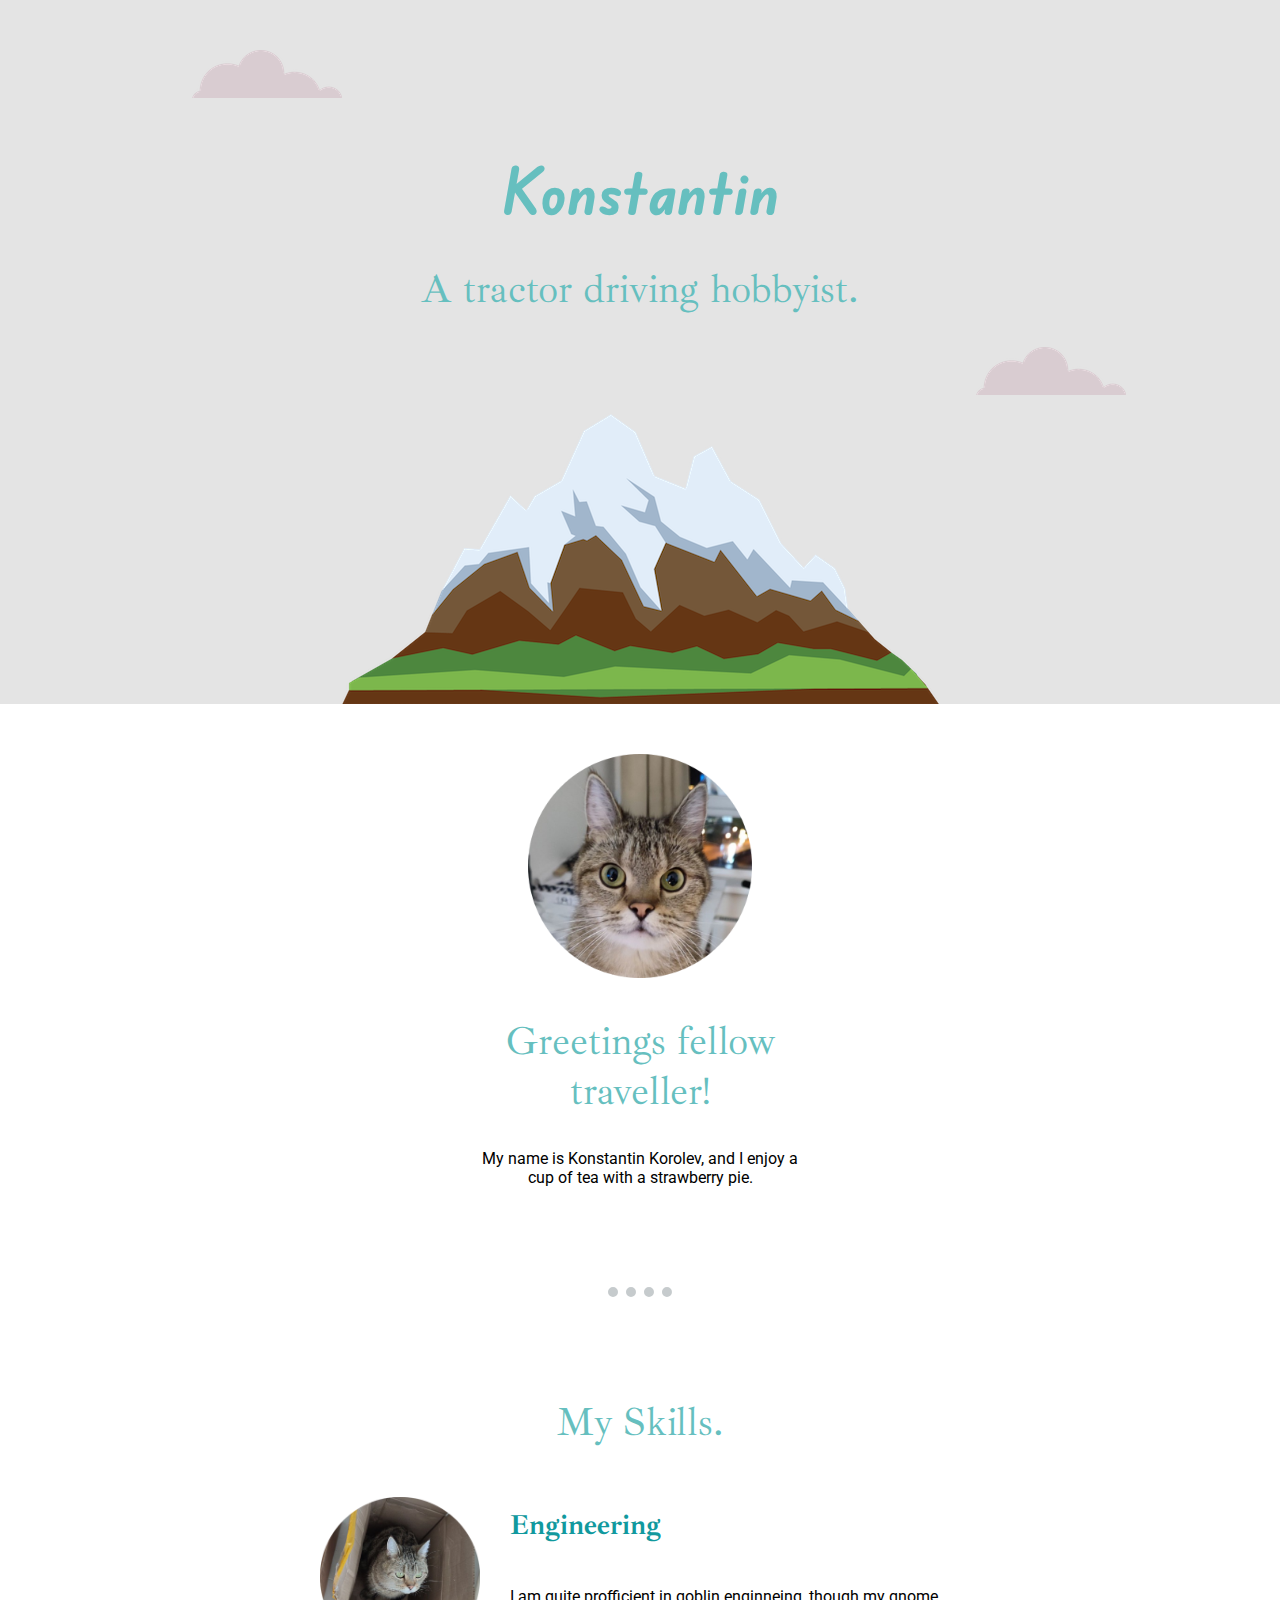
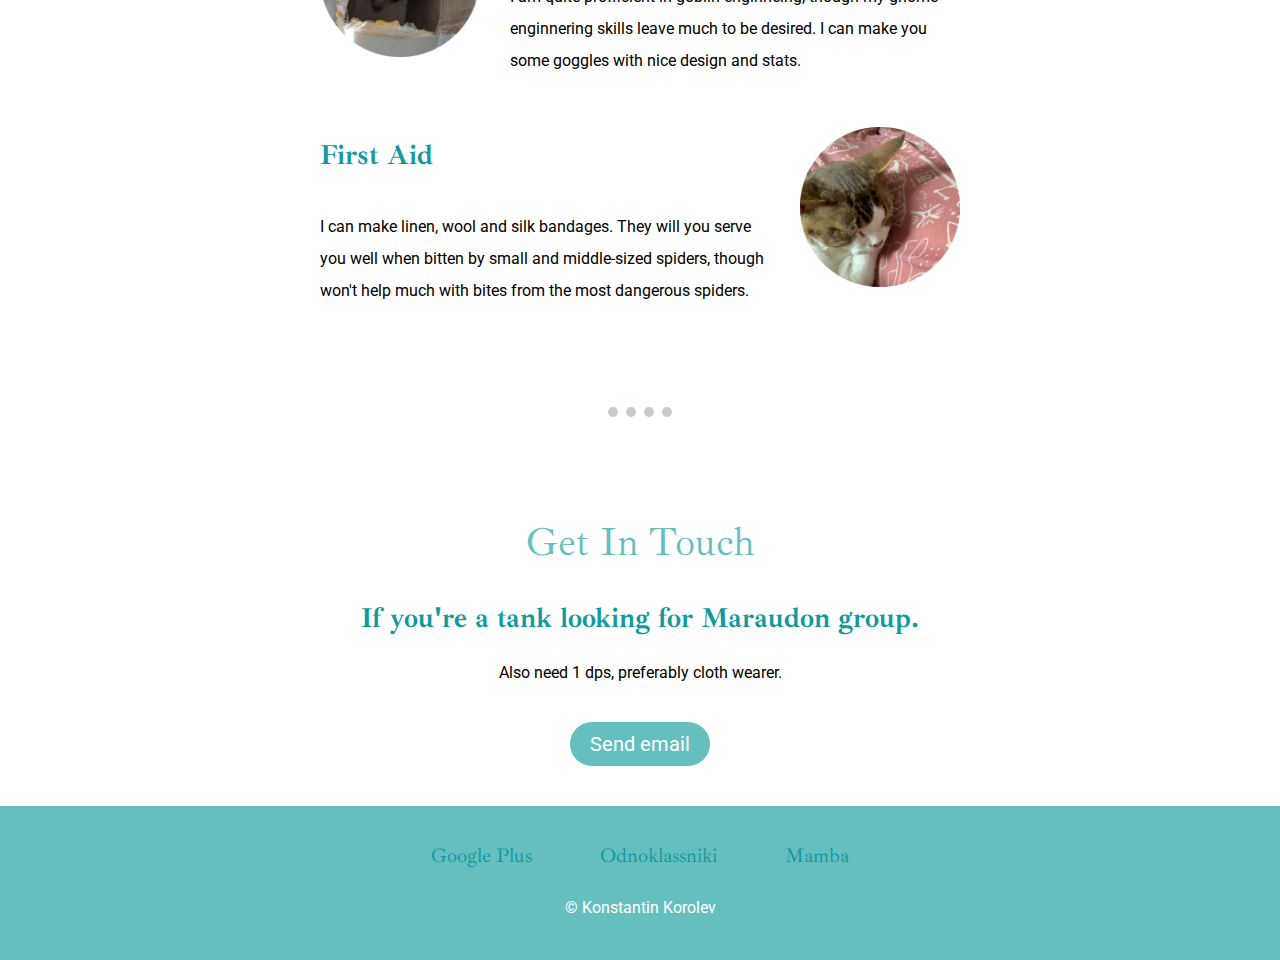
<file: index.html>
<!DOCTYPE html>
<html lang="en">
<head>
    <meta charset="UTF-8">
    <meta http-equiv="X-UA-Compatible" content="IE=edge">
    <meta name="viewport" content="width=device-width, initial-scale=1.0">
    <title>Konstantin's Personal Page</title>
    <link rel="stylesheet" href="css/styles.css">
    <link rel="icon" href="favicon.ico">
    <link rel="preconnect" href="https://fonts.googleapis.com">
    <link rel="preconnect" href="https://fonts.gstatic.com" crossorigin>
    <link href="https://fonts.googleapis.com/css2?family=Edu+VIC+WA+NT+Beginner&family=Ibarra+Real+Nova&family=Roboto:wght@300&display=swap" rel="stylesheet">
</head>
<body>
    <div class="top-container">
        <img src="images/cloud.png" alt="cloud" class="cloud1">
        <h1 class="handwriting">Konstantin</h1>
        <h2>A tractor driving hobbyist.</h2>
        <img src="images/cloud.png" alt="cloud" class="cloud2">
        <img src="images/mountain.png" alt="mountain" class="mountain">
    </div>
    <div class="middle-container">
        <div class="profile">
            <img class="profile-cat" src="images/cat1.png" alt="this_is_a_cat">
            <h2>Greetings fellow traveller!</h2>
            <p>My name is Konstantin Korolev, and I enjoy a cup of tea with a strawberry pie.</p>
        </div>
        <hr noshade>
        <div class="skills">
            <h2>My Skills.</h2>
            <div class="skill-row">
                <img class="skill-cat1" src="images/cat2.png" alt="also_a_cat">
                <h3>Engineering</h3>
                <p>I am quite profficient in goblin enginneing, though my gnome enginnering skills leave much to be desired. I can make you some goggles with nice design and stats.</p>
            </div>
            <div class="skill-row">
                <img class="skill-cat2" src="images/cat3.png" alt="a_cat">
                <h3>First Aid</h3>
                <p>I can make linen, wool and silk bandages. They will you serve you well when bitten by small and middle-sized spiders, though won't help much with bites from the most dangerous spiders.</p>
            </div>
        </div>
        <hr noshade>
        <div class="contact-me">
            <h2>Get In Touch</h2>
            <h3>If you're a tank looking for Maraudon group.</h3>
            <p>Also need 1 dps, preferably cloth wearer.</p>
            <div class="button-div">
                <a class="btn" href="mailto:name@email.com">Send email</a>
            </div>
        </div>
    </div>
    
    
    <div class="bottom-container">
        <div class="links">
            <a class="footer-link" href="https://www.linkedin.com/">Google Plus</a>
            <a class="footer-link" href="https://twitter.com/">Odnoklassniki</a>
            <a class="footer-link" href="https://www.appbrewery.co/">Mamba</a>
        </div>
        <p>© Konstantin Korolev</p>
    </div>
</body>
</html>
</file>
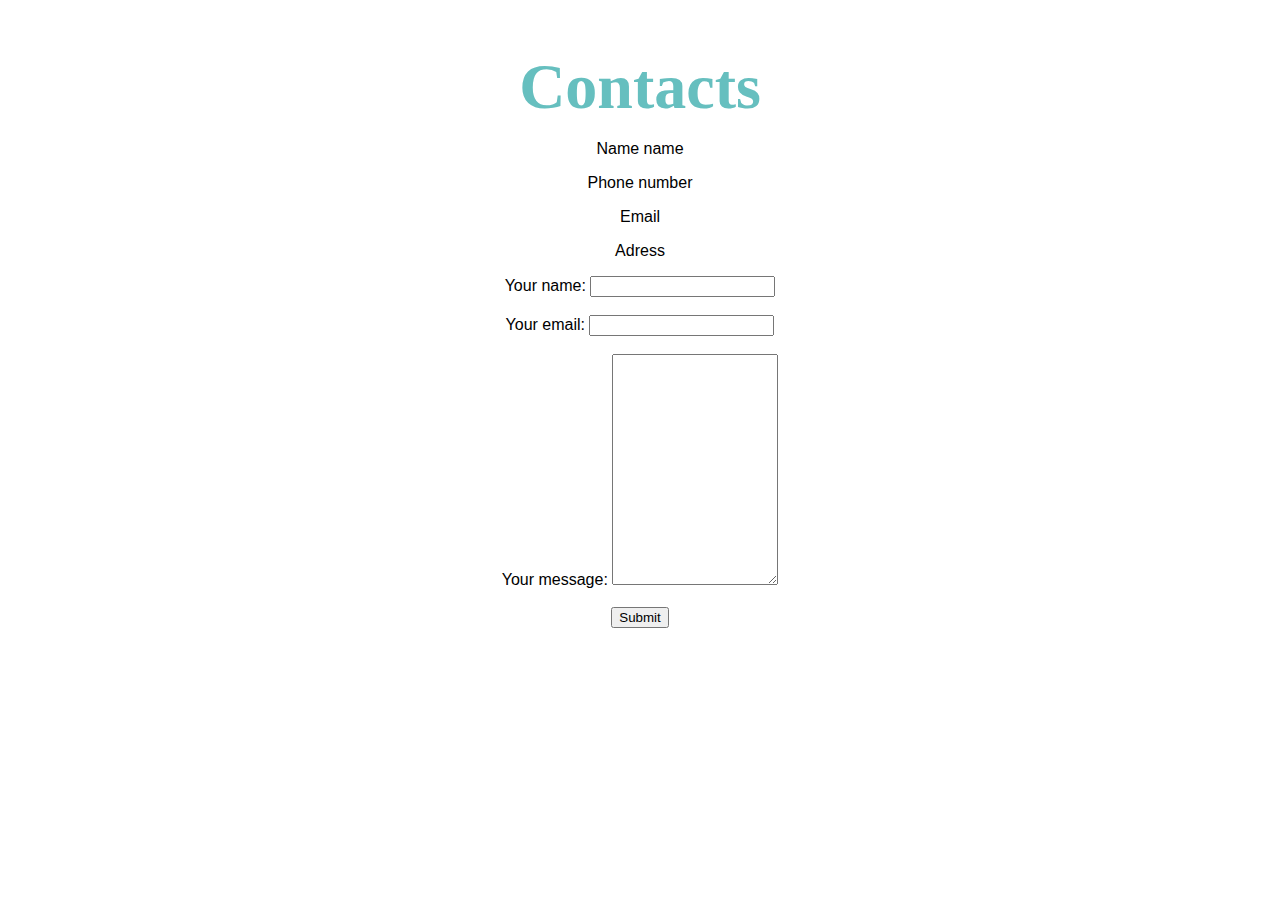
<file: contact-me.html>
<!DOCTYPE html>
<html lang="en">
<head>
    <meta charset="UTF-8">
    <meta http-equiv="X-UA-Compatible" content="IE=edge">
    <meta name="viewport" content="width=device-width, initial-scale=1.0">
    <link rel="stylesheet" href="css/styles.css">
    <title>Contact Me</title>
</head>
<body>
    <h1>Contacts</h1>
<p>Name name</p>
<p>Phone number</p>
<p>Email</p>
<p>Adress</p>

<form action="mailto::k.k.rzaevich@mail.ru" method="post" enctype="text/plain">
    <label>Your name:</label>
    <input type="text" name="yourName">
    <br><br>
    <label>Your email:</label>
    <input type="email" name="yourMail">
    <br><br>
    <label>Your message:</label>
    <textarea name="yourMessage" cols="18" rows="15"></textarea>
    <br><br>
    <input type="submit">
</form>
</body>
</html>
</file>
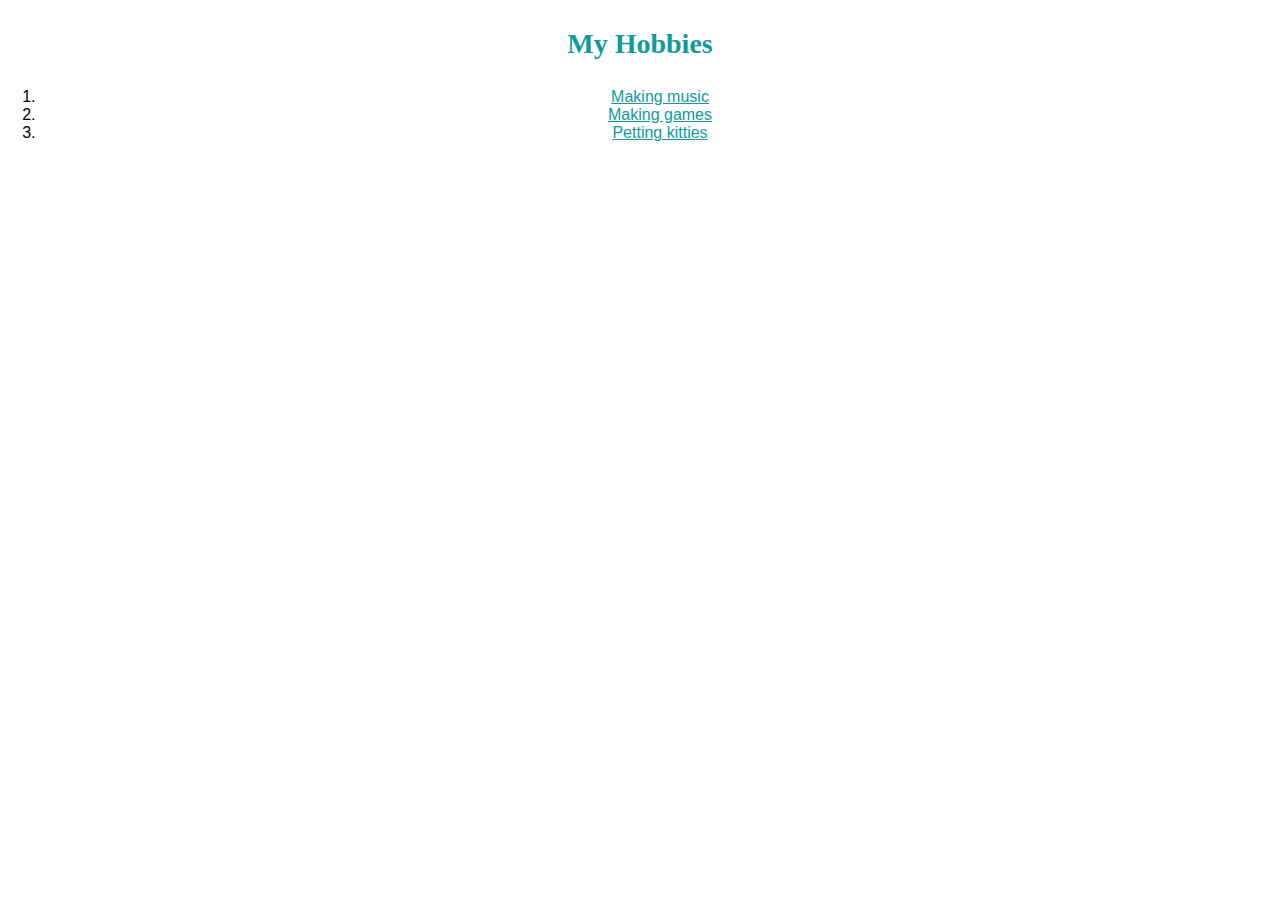
<file: hobbies.html>
<!DOCTYPE html>
<html lang="en">
<head>
    <meta charset="UTF-8">
    <meta http-equiv="X-UA-Compatible" content="IE=edge">
    <meta name="viewport" content="width=device-width, initial-scale=1.0">
    <link rel="stylesheet" href="css/styles.css">
    <title>My Hobbies</title>
</head>
<body>
    <h3>My Hobbies</h3>
    <ol>
        <li><a href="https://www.youtube.com/watch?v=dQw4w9WgXcQ">Making music</a></li>
        <li><a href="https://www.youtube.com/watch?v=-DdkOB0htO0">Making games</a></li>
        <li><a href="https://www.youtube.com/watch?v=2-32S47EZTo">Petting kitties</a></li>
    </ol>
</body>
</html>
</file>
<file: css/styles.css>
body {
    margin: 0px;
    text-align: center;
    font-family: 'Roboto', sans-serif;
    font-size: 1rem;
    
}

h1 {
    font-family: 'Ibarra Real Nova', serif;
    font-size: 4rem;
    margin: 50px auto 0px auto;
    color: #66BFBF;
}

h2 {
    font-size: 2.5rem;
    font-family: 'Ibarra Real Nova', serif;
    color:#66BFBF;
    font-weight: normal;
}

h3 {
    font-size: 1.75rem;
    font-family: 'Ibarra Real Nova', serif;
    color:  #11999E;
}

a {
    color:  #11999E
}

a:hover {
    color: whitesmoke;
}

hr {
    border-top: 10px dotted rgba(175, 183, 186, 0.716);
    width: 4rem;
    background-color: transparent;
    border-left: none;
    border-right: none;
    border-bottom: none;
    margin-top: 100px;
    margin-bottom: 100px;
}

.skill-cat1 {
    width: 10rem;
    float: left;
    margin-right: 30px;
}

.skill-cat2 {
    width: 10rem;
    float: right;
    margin-left: 30px;
}

.profile-cat {
    width: 14rem;
    margin-top: 50px;
}

.handwriting {
    font-family: 'Edu VIC WA NT Beginner', cursive;
}

.top-container {
    background-color: rgb(228, 228, 228);
    padding-top: 100px;
    position: relative;
}

.cloud1 {
    position: absolute;
    left: 15%;
    top: 50px;
}

.cloud2 {
    position: absolute;
    right: 12%;
}

.mountain {
    display: block;
    margin: auto;
}

.skill-row {
    width: 50%;
    margin: 50px auto 50px auto;
    text-align: left;
    line-height: 2;
}

.btn {
    -webkit-border-radius: 30;
    -moz-border-radius: 30;
    border-radius: 30px;
    font-family: 'Roboto', sans-serif;;
    color: #ffffff;
    font-size: 20px;
    background: #66BFBF;
    padding: 10px 20px 10px 20px;
    text-decoration: none;
}
  
.btn:hover {
    background: #11999E;
    text-decoration: none;
}

.profile {
    margin-bottom: 50px;
    width: 25%;
    margin-right: auto;
    margin-left: auto;
}

.button-div {
    margin: 50px auto;
}

.bottom-container {
    line-height: 2;
    background-color: #66BFBF;
    padding-top: 30px;
    padding-bottom: 20px;
}

.bottom-container p {
    color: white
}

.bottom-container a {
    font-size: 1.25rem;
    font-family: 'Ibarra Real Nova', serif;
    color:  #11999E;
    text-decoration: none;
    padding-right: 2rem;
    padding-left: 2rem;
}

.bottom-container a:hover {
    color:  whitesmoke;
}
</file>
